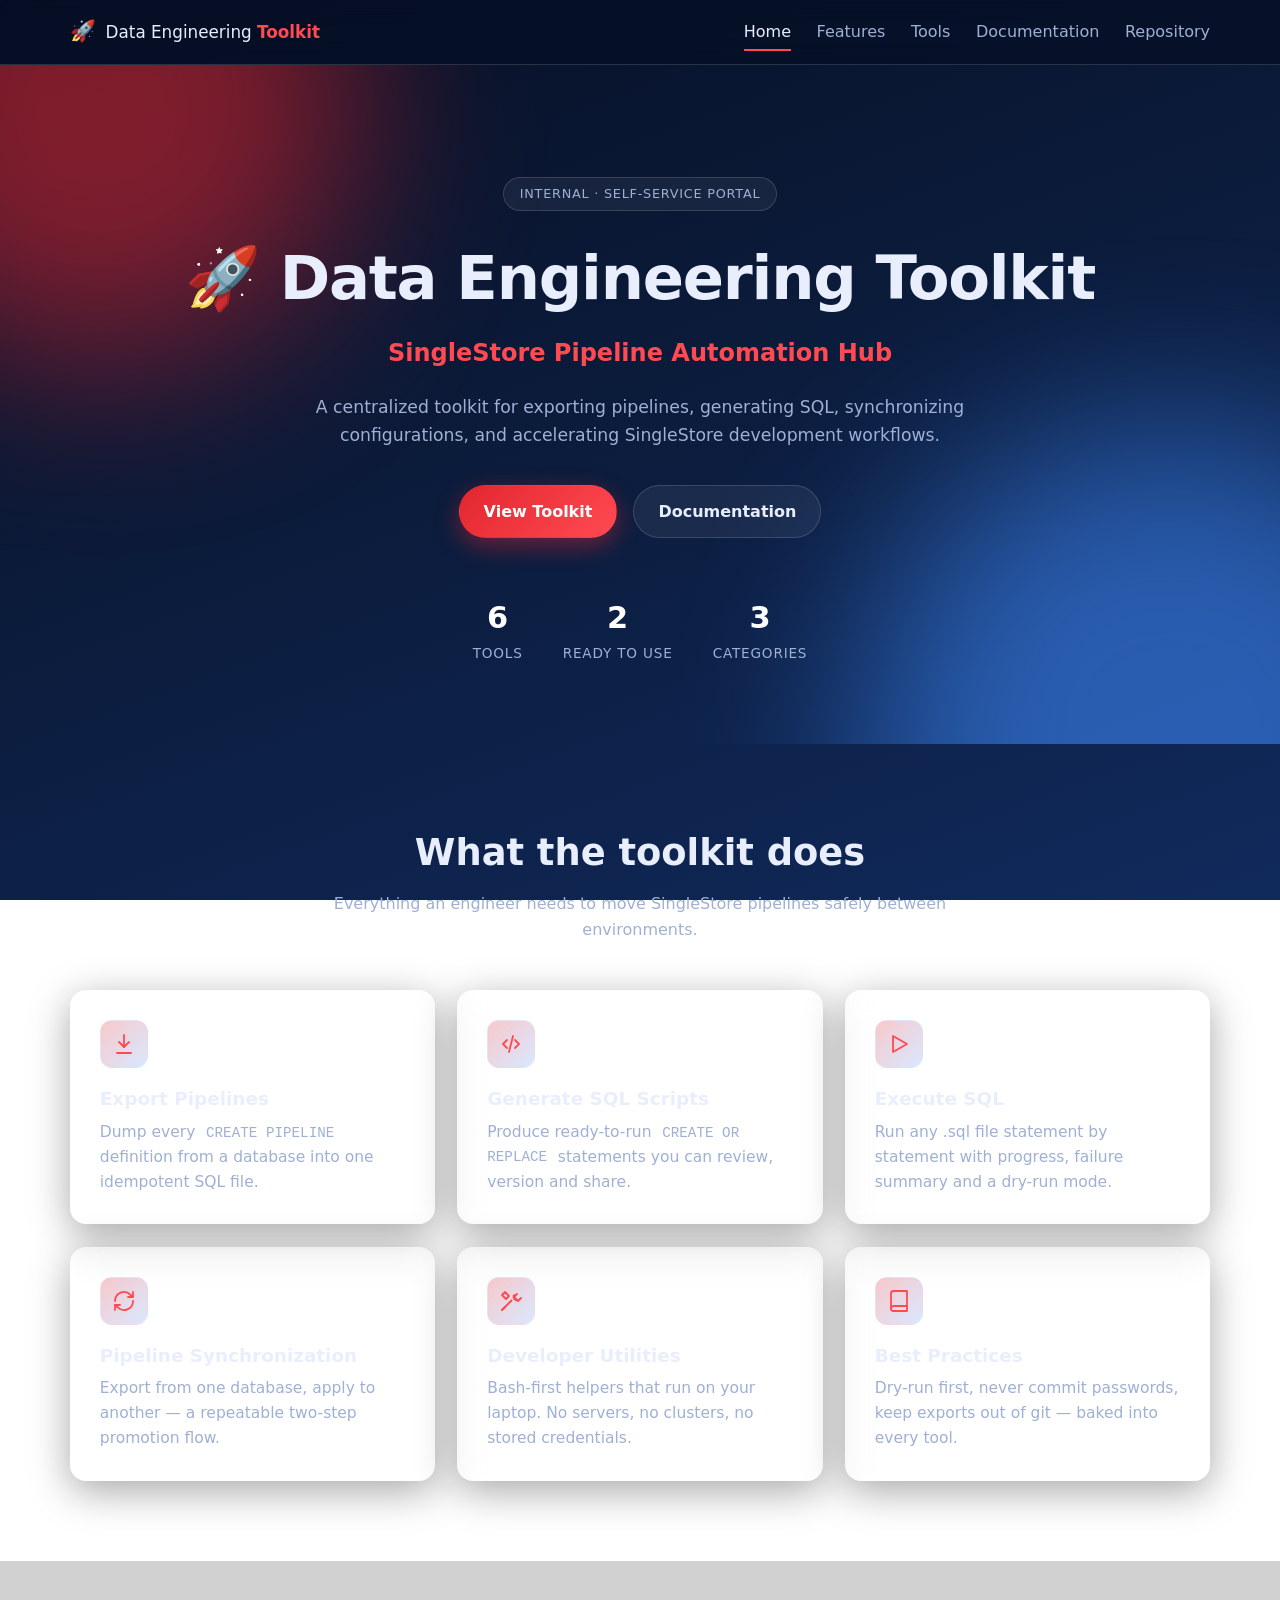
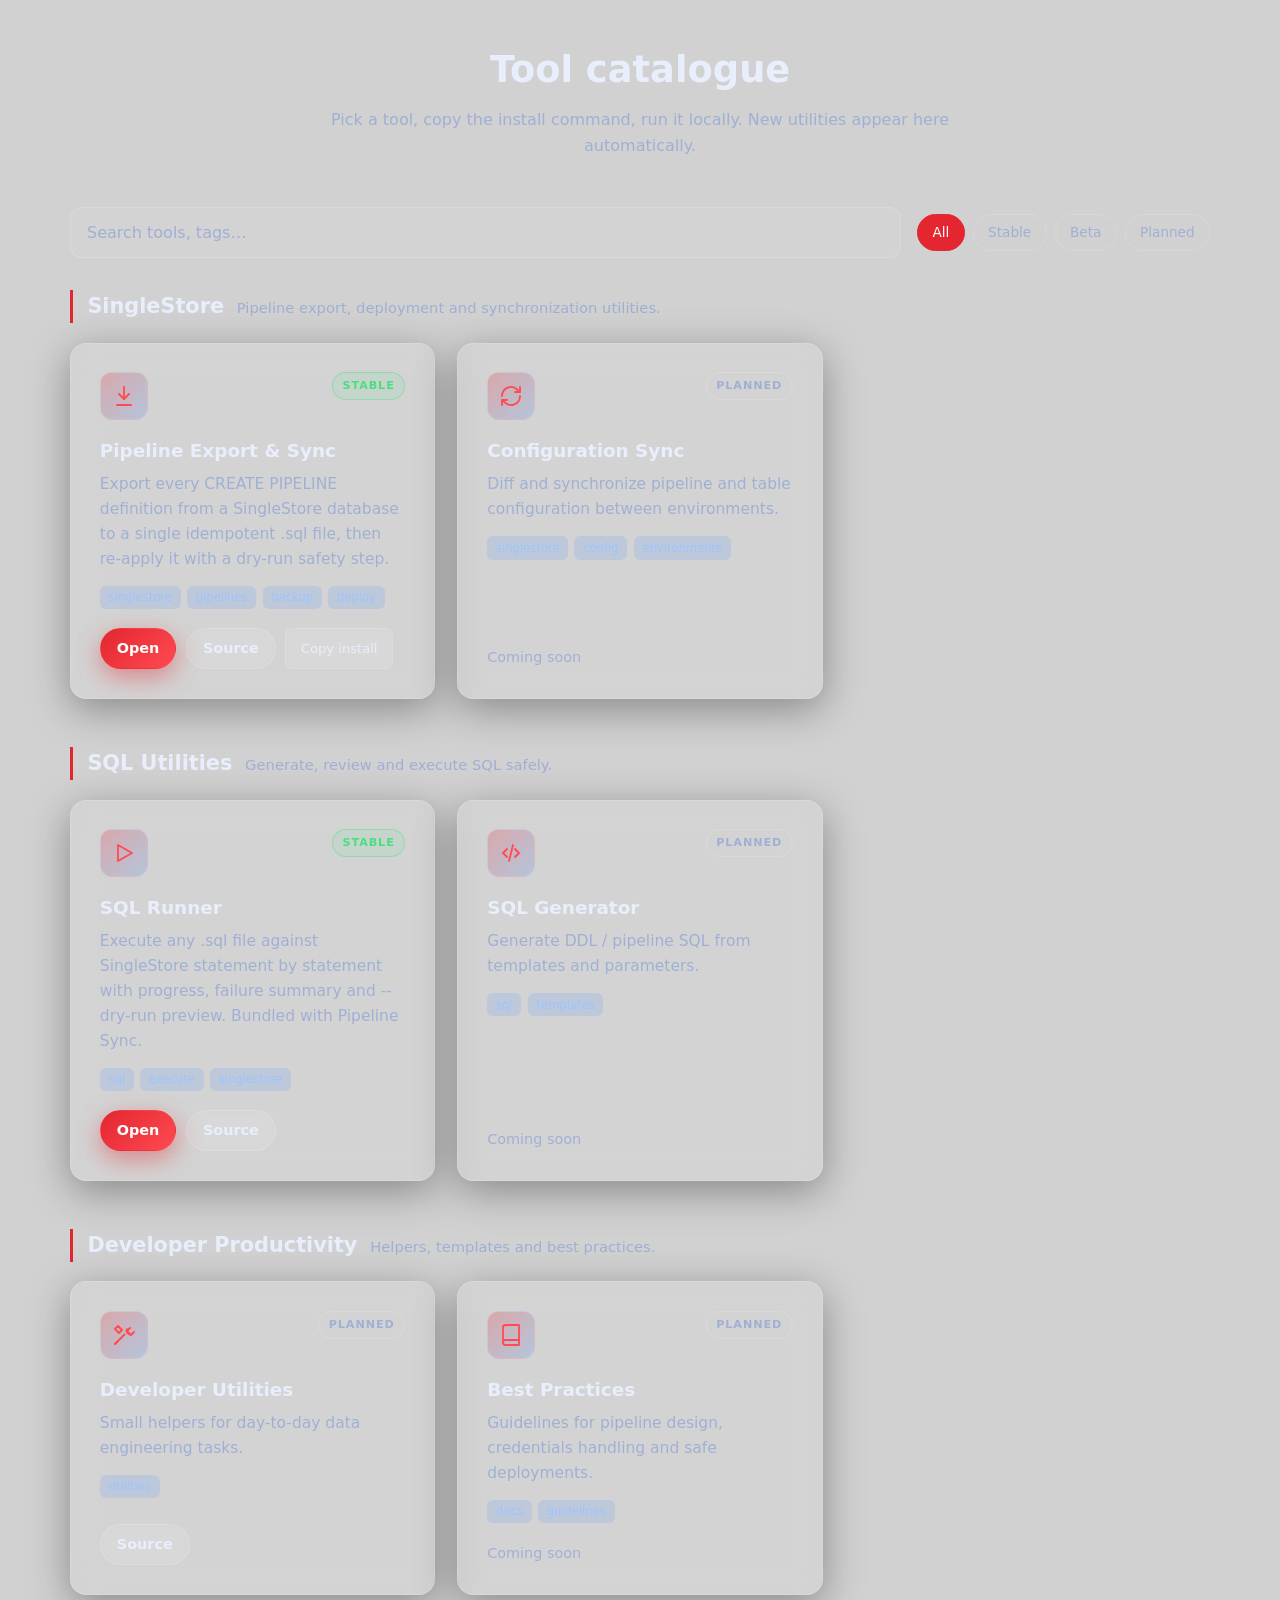
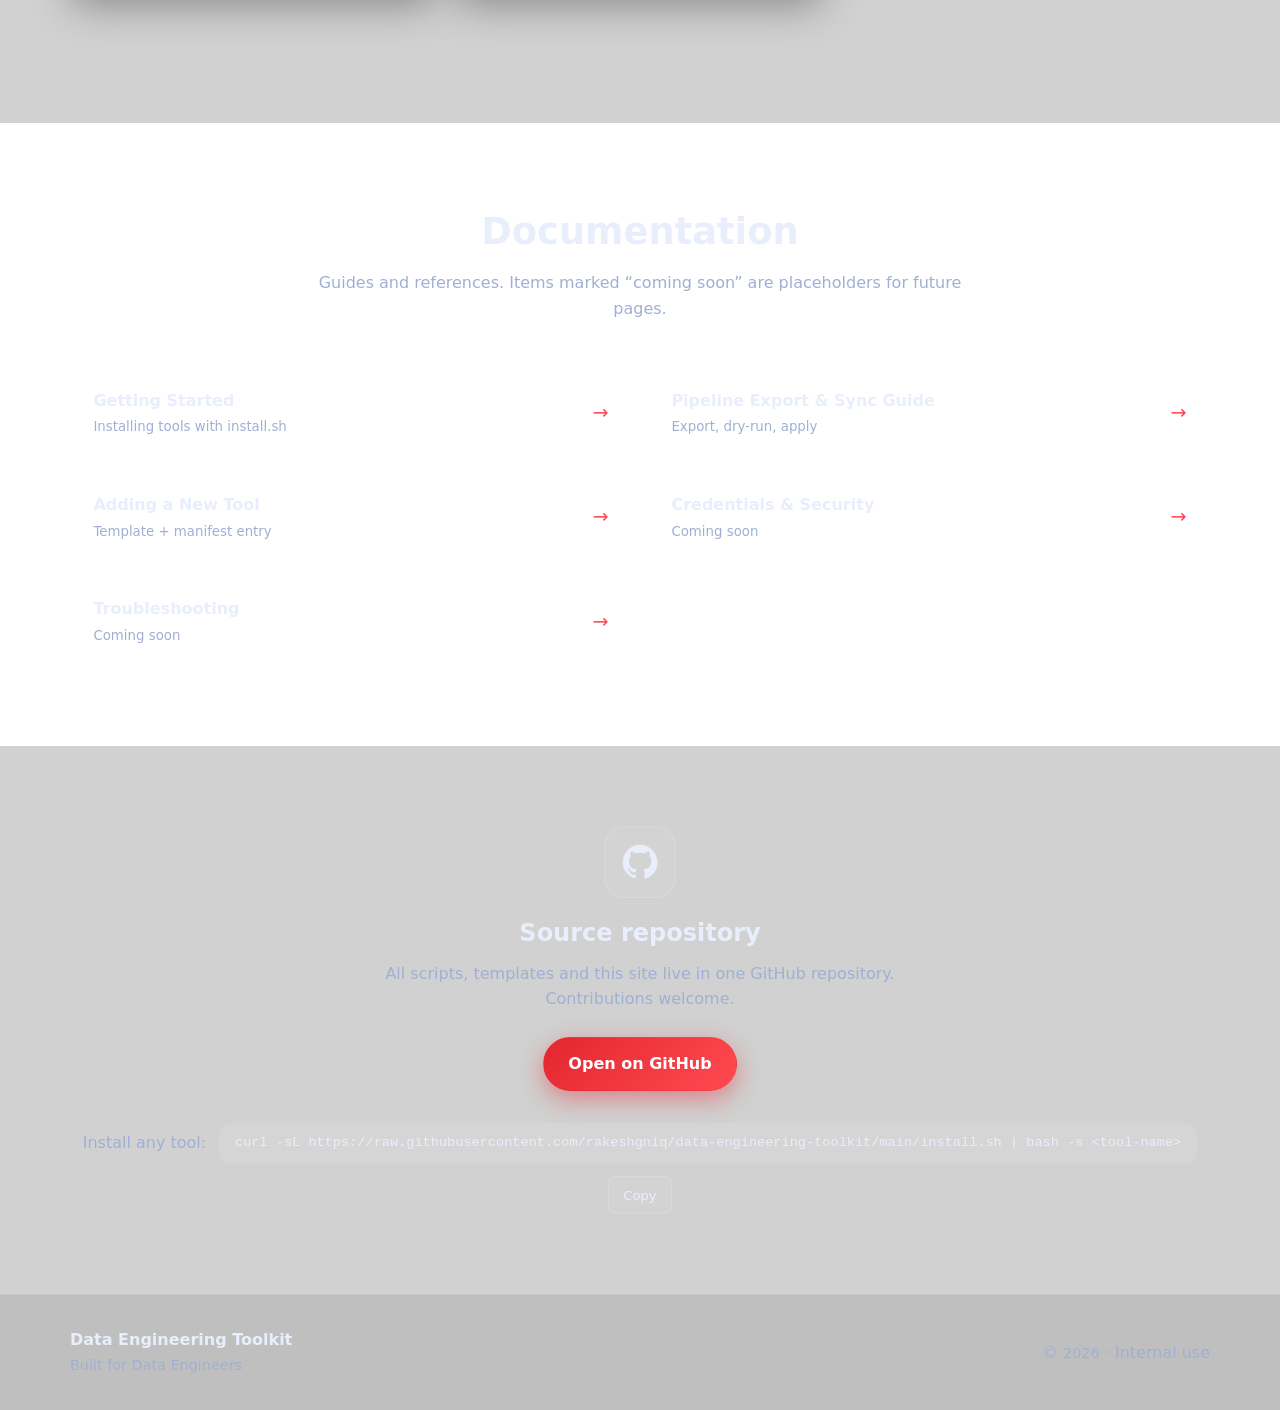
<file: docs/index.html>
<!DOCTYPE html>
<html lang="en">
<head>
  <meta charset="UTF-8">
  <meta name="viewport" content="width=device-width, initial-scale=1.0">
  <title>Data Engineering Toolkit · SingleStore Pipeline Automation Hub</title>
  <meta name="description" content="Internal self-service portal for Data Engineers: SingleStore pipeline export, SQL execution, configuration sync and developer utilities.">
  <link rel="icon" href="data:image/svg+xml,<svg xmlns='http://www.w3.org/2000/svg' viewBox='0 0 100 100'><text y='.9em' font-size='90'>🚀</text></svg>">
  <link rel="stylesheet" href="styles.css">
</head>
<body>

<!-- ============================================================
     NAVIGATION
     ============================================================ -->
<header class="nav" id="nav">
  <div class="container nav__inner">
    <a href="#home" class="nav__brand">
      <span class="nav__logo">🚀</span>
      <span>Data Engineering <strong>Toolkit</strong></span>
    </a>
    <button class="nav__toggle" id="navToggle" aria-label="Toggle navigation" aria-expanded="false">
      <span></span><span></span><span></span>
    </button>
    <nav class="nav__links" id="navLinks">
      <a href="#home">Home</a>
      <a href="#features">Features</a>
      <a href="#tools">Tools</a>
      <a href="#docs">Documentation</a>
      <a href="#repo">Repository</a>
    </nav>
  </div>
</header>

<!-- ============================================================
     HERO
     ============================================================ -->
<section class="hero" id="home">
  <div class="hero__glow hero__glow--1"></div>
  <div class="hero__glow hero__glow--2"></div>
  <div class="container hero__inner">
    <div class="hero__badge">Internal · Self-service portal</div>
    <h1 class="hero__title">🚀 Data Engineering Toolkit</h1>
    <p class="hero__subtitle">SingleStore Pipeline Automation Hub</p>
    <p class="hero__desc">
      A centralized toolkit for exporting pipelines, generating SQL, synchronizing configurations,
      and accelerating SingleStore development workflows.
    </p>
    <div class="hero__cta">
      <a href="#tools" class="btn btn--primary">View Toolkit</a>
      <a href="#docs" class="btn btn--ghost">Documentation</a>
    </div>
    <div class="hero__stats" id="heroStats">
      <div><strong data-stat="tools">–</strong><span>Tools</span></div>
      <div><strong data-stat="stable">–</strong><span>Ready to use</span></div>
      <div><strong data-stat="categories">–</strong><span>Categories</span></div>
    </div>
  </div>
</section>

<!-- ============================================================
     FEATURES (static capability overview)
     ============================================================ -->
<section class="section" id="features">
  <div class="container">
    <div class="section__head">
      <h2>What the toolkit does</h2>
      <p>Everything an engineer needs to move SingleStore pipelines safely between environments.</p>
    </div>
    <div class="grid grid--3">
      <article class="card reveal">
        <div class="card__icon" data-icon="export"></div>
        <h3>Export Pipelines</h3>
        <p>Dump every <code>CREATE PIPELINE</code> definition from a database into one idempotent SQL file.</p>
      </article>
      <article class="card reveal">
        <div class="card__icon" data-icon="code"></div>
        <h3>Generate SQL Scripts</h3>
        <p>Produce ready-to-run <code>CREATE OR REPLACE</code> statements you can review, version and share.</p>
      </article>
      <article class="card reveal">
        <div class="card__icon" data-icon="play"></div>
        <h3>Execute SQL</h3>
        <p>Run any .sql file statement by statement with progress, failure summary and a dry-run mode.</p>
      </article>
      <article class="card reveal">
        <div class="card__icon" data-icon="sync"></div>
        <h3>Pipeline Synchronization</h3>
        <p>Export from one database, apply to another — a repeatable two-step promotion flow.</p>
      </article>
      <article class="card reveal">
        <div class="card__icon" data-icon="tools"></div>
        <h3>Developer Utilities</h3>
        <p>Bash-first helpers that run on your laptop. No servers, no clusters, no stored credentials.</p>
      </article>
      <article class="card reveal">
        <div class="card__icon" data-icon="book"></div>
        <h3>Best Practices</h3>
        <p>Dry-run first, never commit passwords, keep exports out of git — baked into every tool.</p>
      </article>
    </div>
  </div>
</section>

<!-- ============================================================
     TOOLS — MASTER INDEX (rendered from tools.json)
     ============================================================ -->
<section class="section section--alt" id="tools">
  <div class="container">
    <div class="section__head">
      <h2>Tool catalogue</h2>
      <p>Pick a tool, copy the install command, run it locally. New utilities appear here automatically.</p>
    </div>

    <div class="toolbar">
      <input type="search" id="toolSearch" class="input" placeholder="Search tools, tags…" aria-label="Search tools">
      <div class="chips" id="statusChips">
        <button class="chip chip--active" data-status="all">All</button>
        <button class="chip" data-status="stable">Stable</button>
        <button class="chip" data-status="beta">Beta</button>
        <button class="chip" data-status="planned">Planned</button>
      </div>
    </div>

    <div id="toolIndex" class="tool-index">
      <p class="muted">Loading catalogue…</p>
    </div>
  </div>
</section>

<!-- ============================================================
     DOCUMENTATION
     ============================================================ -->
<section class="section" id="docs">
  <div class="container">
    <div class="section__head">
      <h2>Documentation</h2>
      <p>Guides and references. Items marked “coming soon” are placeholders for future pages.</p>
    </div>
    <ul class="doc-list" id="docList"></ul>
  </div>
</section>

<!-- ============================================================
     REPOSITORY
     ============================================================ -->
<section class="section section--alt" id="repo">
  <div class="container repo">
    <div class="repo__icon" data-icon="github"></div>
    <h2>Source repository</h2>
    <p>All scripts, templates and this site live in one GitHub repository. Contributions welcome.</p>
    <a id="repoLink" class="btn btn--primary" href="https://github.com/rakeshgniq/data-engineering-toolkit" target="_blank" rel="noopener">
      Open on GitHub
    </a>
    <div class="repo__install">
      <span class="muted">Install any tool:</span>
      <code id="installCmd">curl -sL https://raw.githubusercontent.com/rakeshgniq/data-engineering-toolkit/main/install.sh | bash -s &lt;tool-name&gt;</code>
      <button class="copy" data-copy="#installCmd" aria-label="Copy install command">Copy</button>
    </div>
  </div>
</section>

<!-- ============================================================
     FOOTER
     ============================================================ -->
<footer class="footer">
  <div class="container footer__inner">
    <div>
      <strong>Data Engineering Toolkit</strong>
      <span>Built for Data Engineers</span>
    </div>
    <div class="muted">© <span id="year"></span> · Internal use</div>
  </div>
</footer>

<script src="script.js"></script>
</body>
</html>
</file>
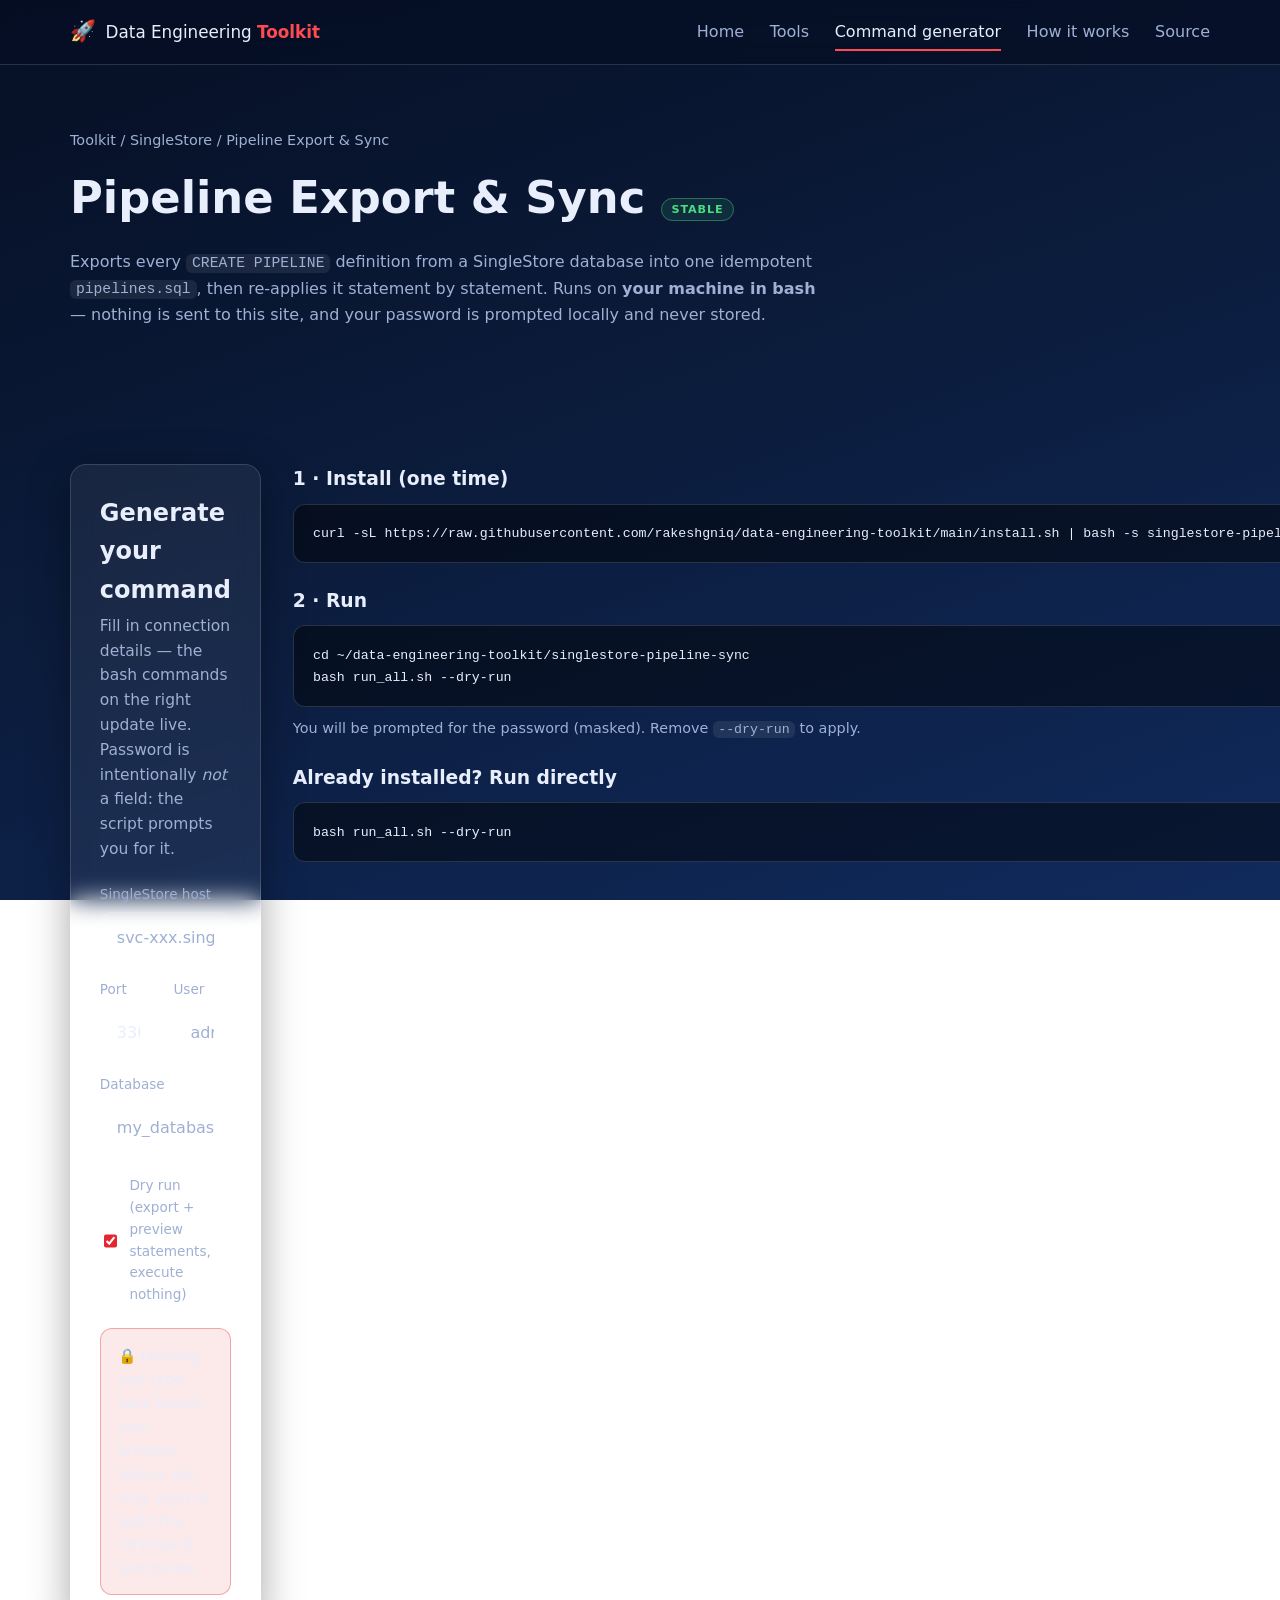
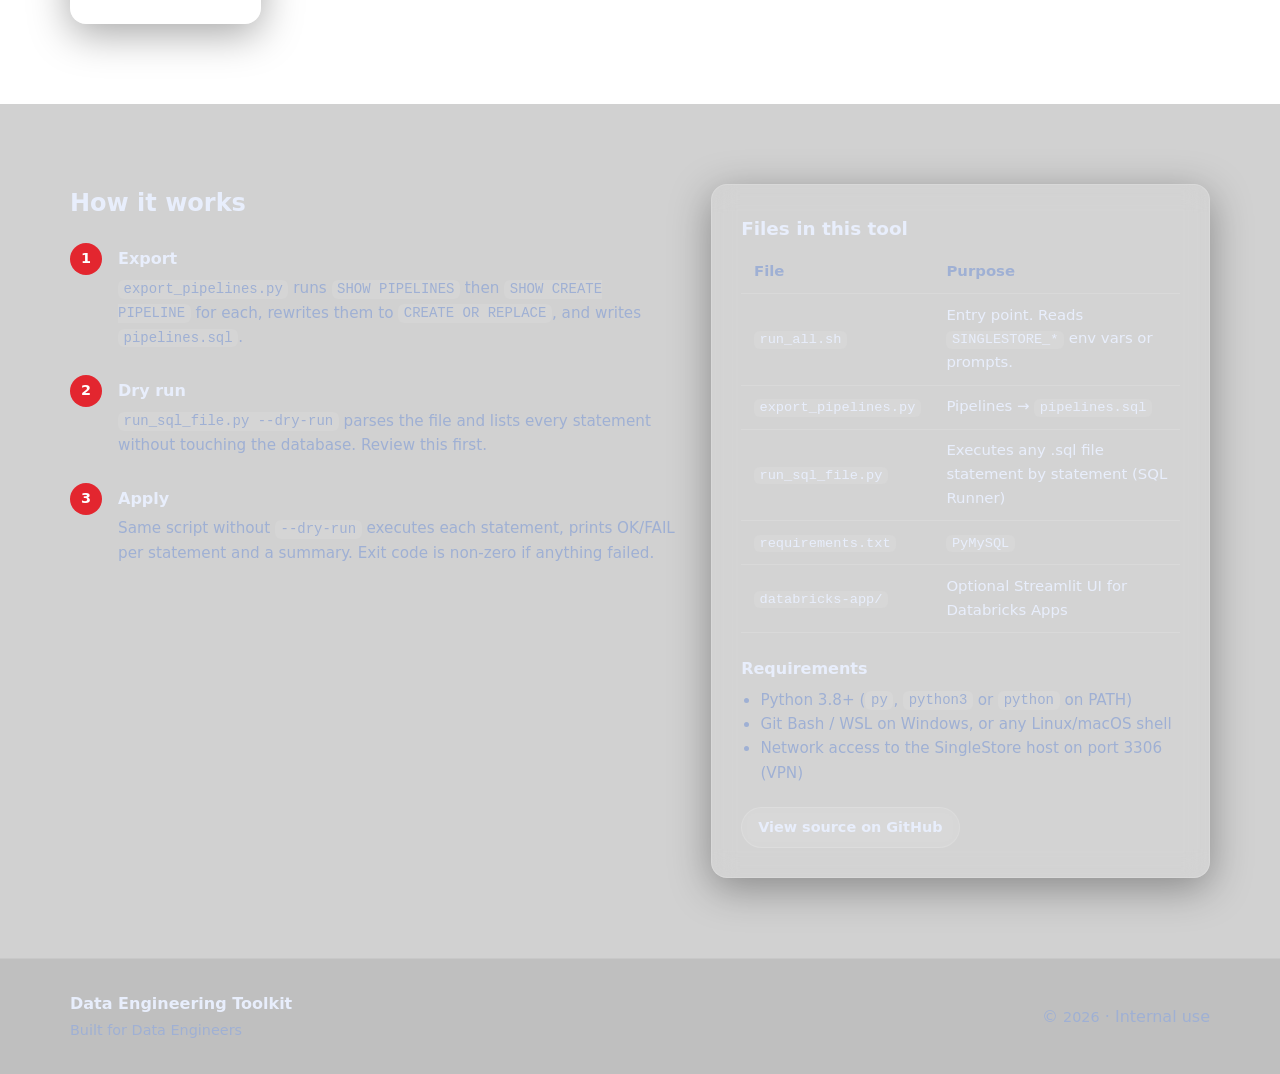
<file: docs/tools/singlestore-pipeline-sync.html>
<!DOCTYPE html>
<html lang="en">
<head>
  <meta charset="UTF-8">
  <meta name="viewport" content="width=device-width, initial-scale=1.0">
  <title>Pipeline Export &amp; Sync · Data Engineering Toolkit</title>
  <meta name="description" content="Export SingleStore pipeline definitions to SQL and re-apply them with a dry-run safety step. Runs locally in bash.">
  <link rel="icon" href="data:image/svg+xml,<svg xmlns='http://www.w3.org/2000/svg' viewBox='0 0 100 100'><text y='.9em' font-size='90'>🚀</text></svg>">
  <link rel="stylesheet" href="../styles.css">
</head>
<body>

<!-- ============================================================
     NAVIGATION (links back to master index)
     ============================================================ -->
<header class="nav">
  <div class="container nav__inner">
    <a href="../index.html" class="nav__brand">
      <span class="nav__logo">🚀</span>
      <span>Data Engineering <strong>Toolkit</strong></span>
    </a>
    <button class="nav__toggle" id="navToggle" aria-label="Toggle navigation" aria-expanded="false">
      <span></span><span></span><span></span>
    </button>
    <nav class="nav__links" id="navLinks">
      <a href="../index.html#home">Home</a>
      <a href="../index.html#tools">Tools</a>
      <a href="#generator">Command generator</a>
      <a href="#how">How it works</a>
      <a href="https://github.com/rakeshgniq/data-engineering-toolkit/tree/main/tools/singlestore-pipeline-sync" target="_blank" rel="noopener">Source</a>
    </nav>
  </div>
</header>

<!-- ============================================================
     PAGE HERO
     ============================================================ -->
<section class="page-hero">
  <div class="container">
    <div class="crumbs"><a href="../index.html">Toolkit</a> / <a href="../index.html#tools">SingleStore</a> / Pipeline Export &amp; Sync</div>
    <h1>Pipeline Export &amp; Sync <span class="badge badge--stable">stable</span></h1>
    <p class="muted" style="max-width:760px">
      Exports every <code>CREATE PIPELINE</code> definition from a SingleStore database into one idempotent
      <code>pipelines.sql</code>, then re-applies it statement by statement. Runs on <strong>your machine in bash</strong>
      — nothing is sent to this site, and your password is prompted locally and never stored.
    </p>
  </div>
</section>

<!-- ============================================================
     COMMAND GENERATOR + STEPS
     ============================================================ -->
<section class="section" id="generator">
  <div class="container two-col">

    <!-- Left: form -->
    <div class="card stack">
      <div>
        <h2 style="margin:0 0 .3rem">Generate your command</h2>
        <p class="muted" style="margin:0">Fill in connection details — the bash commands on the right update live. Password is intentionally <em>not</em> a field: the script prompts you for it.</p>
      </div>
      <div class="form-grid">
        <div class="field full">
          <label for="host">SingleStore host</label>
          <input class="input" id="host" placeholder="svc-xxx.singlestore.com" autocomplete="off">
        </div>
        <div class="field">
          <label for="port">Port</label>
          <input class="input" id="port" value="3306" autocomplete="off">
        </div>
        <div class="field">
          <label for="user">User</label>
          <input class="input" id="user" placeholder="admin" autocomplete="off">
        </div>
        <div class="field full">
          <label for="db">Database</label>
          <input class="input" id="db" placeholder="my_database" autocomplete="off">
        </div>
        <div class="field full check">
          <input type="checkbox" id="dry" checked>
          <label for="dry" style="margin:0">Dry run (export + preview statements, execute nothing)</label>
        </div>
      </div>
      <div class="note">
        🔒 Nothing you type here leaves your browser. Values are only used to build the command text below.
      </div>
    </div>

    <!-- Right: generated commands -->
    <div class="stack">
      <div>
        <h3 style="margin:0 0 .6rem">1 · Install (one time)</h3>
        <pre class="code"><code id="cmdInstall">curl -sL https://raw.githubusercontent.com/rakeshgniq/data-engineering-toolkit/main/install.sh | bash -s singlestore-pipeline-sync</code><button class="copy">Copy</button></pre>
      </div>
      <div>
        <h3 style="margin:0 0 .6rem">2 · Run</h3>
        <pre class="code"><code id="cmdRun">cd ~/data-engineering-toolkit/singlestore-pipeline-sync
bash run_all.sh --dry-run</code><button class="copy">Copy</button></pre>
        <p class="muted" style="font-size:.9rem;margin:.6rem 0 0">You will be prompted for the password (masked). Remove <code>--dry-run</code> to apply.</p>
      </div>
      <div>
        <h3 style="margin:0 0 .6rem">Already installed? Run directly</h3>
        <pre class="code"><code id="cmdQuick">bash run_all.sh --dry-run</code><button class="copy">Copy</button></pre>
      </div>
    </div>
  </div>
</section>

<!-- ============================================================
     HOW IT WORKS
     ============================================================ -->
<section class="section section--alt" id="how">
  <div class="container two-col">
    <div>
      <h2 style="margin-top:0">How it works</h2>
      <ol class="steps">
        <li>
          <h4>Export</h4>
          <p><code>export_pipelines.py</code> runs <code>SHOW PIPELINES</code> then <code>SHOW CREATE PIPELINE</code> for each, rewrites them to <code>CREATE OR REPLACE</code>, and writes <code>pipelines.sql</code>.</p>
        </li>
        <li>
          <h4>Dry run</h4>
          <p><code>run_sql_file.py --dry-run</code> parses the file and lists every statement without touching the database. Review this first.</p>
        </li>
        <li>
          <h4>Apply</h4>
          <p>Same script without <code>--dry-run</code> executes each statement, prints OK/FAIL per statement and a summary. Exit code is non-zero if anything failed.</p>
        </li>
      </ol>
    </div>
    <div class="card" id="sql-runner">
      <h3 style="margin-top:0">Files in this tool</h3>
      <table class="files">
        <thead><tr><th>File</th><th>Purpose</th></tr></thead>
        <tbody>
          <tr><td><code>run_all.sh</code></td><td>Entry point. Reads <code>SINGLESTORE_*</code> env vars or prompts.</td></tr>
          <tr><td><code>export_pipelines.py</code></td><td>Pipelines → <code>pipelines.sql</code></td></tr>
          <tr><td><code>run_sql_file.py</code></td><td>Executes any .sql file statement by statement (SQL Runner)</td></tr>
          <tr><td><code>requirements.txt</code></td><td><code>PyMySQL</code></td></tr>
          <tr><td><code>databricks-app/</code></td><td>Optional Streamlit UI for Databricks Apps</td></tr>
        </tbody>
      </table>
      <h4 style="margin:1.4rem 0 .4rem">Requirements</h4>
      <ul class="muted" style="margin:0;padding-left:1.2rem;font-size:.95rem">
        <li>Python 3.8+ (<code>py</code>, <code>python3</code> or <code>python</code> on PATH)</li>
        <li>Git Bash / WSL on Windows, or any Linux/macOS shell</li>
        <li>Network access to the SingleStore host on port 3306 (VPN)</li>
      </ul>
      <div style="margin-top:1.4rem">
        <a class="btn btn--ghost btn--sm" href="https://github.com/rakeshgniq/data-engineering-toolkit/tree/main/tools/singlestore-pipeline-sync" target="_blank" rel="noopener">View source on GitHub</a>
      </div>
    </div>
  </div>
</section>

<!-- ============================================================
     FOOTER
     ============================================================ -->
<footer class="footer">
  <div class="container footer__inner">
    <div><strong>Data Engineering Toolkit</strong><span>Built for Data Engineers</span></div>
    <div class="muted">© <span id="year"></span> · Internal use</div>
  </div>
</footer>

<script src="../script.js"></script>
<script>
  // Command generator: builds bash one-liners from the form. Password is never included.
  (function () {
    const $ = (id) => document.getElementById(id);
    const q = (v) => (/^[\w.@:-]+$/.test(v) ? v : `'${v.replace(/'/g, `'\\''`)}'`);  // quote only if needed

    function build() {
      const host = $("host").value.trim(), port = $("port").value.trim() || "3306",
            user = $("user").value.trim(), db = $("db").value.trim(), dry = $("dry").checked;
      const env = [];
      if (host) env.push(`SINGLESTORE_HOST=${q(host)}`);
      if (port !== "3306") env.push(`SINGLESTORE_PORT=${q(port)}`);
      if (user) env.push(`SINGLESTORE_USER=${q(user)}`);
      if (db)   env.push(`SINGLESTORE_DATABASE=${q(db)}`);
      const prefix = env.length ? env.join(" ") + " " : "";
      const flag = dry ? " --dry-run" : "";
      const run = `${prefix}bash run_all.sh${flag}`;
      $("cmdRun").textContent = `cd ~/data-engineering-toolkit/singlestore-pipeline-sync\n${run}`;
      $("cmdQuick").textContent = run;
    }
    ["host", "port", "user", "db", "dry"].forEach((id) => $(id).addEventListener("input", build));
    build();
  })();
</script>
</body>
</html>
</file>
<file: docs/styles.css>
/* ============================================================
   Data Engineering Toolkit — styles
   Theme: Azure / Databricks inspired. Dark navy gradient, red accent,
   glassmorphism cards. Pure CSS, no framework.
   ============================================================ */

/* ---------- Design tokens ---------- */
:root {
  --navy-900: #060f24;
  --navy-800: #0b1b3a;
  --navy-700: #102a5c;
  --navy-600: #173a7a;
  --red-500: #e3262f;
  --red-400: #ff4a52;
  --red-glow: rgba(227, 38, 47, 0.45);
  --blue-400: #3f8cff;
  --text: #e8eefc;
  --text-muted: #9fb0d4;
  --glass: rgba(255, 255, 255, 0.06);
  --glass-strong: rgba(255, 255, 255, 0.10);
  --glass-border: rgba(255, 255, 255, 0.14);
  --radius: 16px;
  --shadow: 0 10px 40px rgba(0, 0, 0, 0.35);
  --font: "Segoe UI", system-ui, -apple-system, Roboto, "Helvetica Neue", Arial, sans-serif;
  --mono: "Cascadia Code", "Fira Code", Consolas, "Courier New", monospace;
}

/* ---------- Reset / base ---------- */
*, *::before, *::after { box-sizing: border-box; }
html { scroll-behavior: smooth; scroll-padding-top: 80px; }
body {
  margin: 0;
  font-family: var(--font);
  color: var(--text);
  background: linear-gradient(160deg, var(--navy-900) 0%, var(--navy-800) 45%, var(--navy-700) 100%);
  background-attachment: fixed;
  line-height: 1.6;
  -webkit-font-smoothing: antialiased;
}
a { color: inherit; text-decoration: none; }
code { font-family: var(--mono); font-size: 0.92em; background: rgba(255,255,255,0.08); padding: 0.1em 0.4em; border-radius: 6px; }
.container { width: min(1140px, 92vw); margin: 0 auto; }
.muted { color: var(--text-muted); }

/* ---------- Buttons ---------- */
.btn {
  display: inline-flex; align-items: center; gap: 0.5rem;
  padding: 0.8rem 1.5rem; border-radius: 999px; font-weight: 600;
  border: 1px solid transparent; cursor: pointer; transition: transform .2s, box-shadow .2s, background .2s;
}
.btn--primary { background: linear-gradient(135deg, var(--red-500), var(--red-400)); color: #fff; box-shadow: 0 8px 24px var(--red-glow); }
.btn--primary:hover { transform: translateY(-2px); box-shadow: 0 14px 34px var(--red-glow); }
.btn--ghost { background: var(--glass); border-color: var(--glass-border); color: var(--text); backdrop-filter: blur(8px); }
.btn--ghost:hover { background: var(--glass-strong); transform: translateY(-2px); }
.btn--sm { padding: 0.5rem 1rem; font-size: 0.9rem; }

/* ---------- Navigation ---------- */
.nav {
  position: sticky; top: 0; z-index: 100;
  background: rgba(6, 15, 36, 0.65); backdrop-filter: blur(14px);
  border-bottom: 1px solid var(--glass-border);
}
.nav__inner { display: flex; align-items: center; justify-content: space-between; height: 64px; }
.nav__brand { display: flex; align-items: center; gap: .6rem; font-size: 1.05rem; }
.nav__brand strong { color: var(--red-400); }
.nav__logo { font-size: 1.3rem; }
.nav__links { display: flex; gap: 1.6rem; }
.nav__links a { position: relative; font-weight: 500; color: var(--text-muted); transition: color .2s; }
.nav__links a::after { content: ""; position: absolute; left: 0; bottom: -6px; width: 0; height: 2px; background: var(--red-400); transition: width .25s; }
.nav__links a:hover, .nav__links a.active { color: var(--text); }
.nav__links a:hover::after, .nav__links a.active::after { width: 100%; }
.nav__toggle { display: none; background: none; border: 0; cursor: pointer; flex-direction: column; gap: 5px; padding: 6px; }
.nav__toggle span { width: 24px; height: 2px; background: var(--text); transition: transform .25s, opacity .25s; }
.nav__toggle[aria-expanded="true"] span:nth-child(1) { transform: translateY(7px) rotate(45deg); }
.nav__toggle[aria-expanded="true"] span:nth-child(2) { opacity: 0; }
.nav__toggle[aria-expanded="true"] span:nth-child(3) { transform: translateY(-7px) rotate(-45deg); }

/* ---------- Hero ---------- */
.hero { position: relative; overflow: hidden; padding: 7rem 0 5rem; text-align: center; }
.hero__glow { position: absolute; border-radius: 50%; filter: blur(90px); opacity: .55; pointer-events: none; animation: float 12s ease-in-out infinite; }
.hero__glow--1 { width: 520px; height: 520px; background: var(--red-500); top: -220px; left: -160px; }
.hero__glow--2 { width: 620px; height: 620px; background: var(--blue-400); bottom: -300px; right: -200px; animation-delay: -6s; }
@keyframes float { 0%,100% { transform: translateY(0) } 50% { transform: translateY(30px) } }
.hero__inner { position: relative; }
.hero__badge { display: inline-block; padding: .35rem 1rem; border-radius: 999px; background: var(--glass); border: 1px solid var(--glass-border); font-size: .8rem; letter-spacing: .06em; text-transform: uppercase; color: var(--text-muted); animation: fadeUp .7s ease both; }
.hero__title { font-size: clamp(2.3rem, 5vw, 3.8rem); margin: 1.2rem 0 .4rem; letter-spacing: -0.02em; animation: fadeUp .7s .1s ease both; }
.hero__subtitle { font-size: clamp(1.1rem, 2.2vw, 1.5rem); color: var(--red-400); font-weight: 600; margin: 0; animation: fadeUp .7s .2s ease both; }
.hero__desc { max-width: 720px; margin: 1.4rem auto 2.2rem; color: var(--text-muted); font-size: 1.08rem; animation: fadeUp .7s .3s ease both; }
.hero__cta { display: flex; gap: 1rem; justify-content: center; flex-wrap: wrap; animation: fadeUp .7s .4s ease both; }
.hero__stats { display: flex; gap: 2.5rem; justify-content: center; margin-top: 3.5rem; animation: fadeUp .7s .5s ease both; }
.hero__stats div { display: flex; flex-direction: column; align-items: center; }
.hero__stats strong { font-size: 1.9rem; color: #fff; }
.hero__stats span { font-size: .85rem; color: var(--text-muted); text-transform: uppercase; letter-spacing: .06em; }
@keyframes fadeUp { from { opacity: 0; transform: translateY(18px) } to { opacity: 1; transform: none } }

/* ---------- Sections ---------- */
.section { padding: 5rem 0; }
.section--alt { background: rgba(0, 0, 0, 0.18); }
.section__head { text-align: center; max-width: 680px; margin: 0 auto 3rem; }
.section__head h2 { font-size: clamp(1.7rem, 3vw, 2.3rem); margin: 0 0 .5rem; }
.section__head p { color: var(--text-muted); margin: 0; }

/* ---------- Grid & cards (glassmorphism) ---------- */
.grid { display: grid; gap: 1.4rem; }
.grid--3 { grid-template-columns: repeat(3, 1fr); }
.card {
  position: relative; padding: 1.8rem; border-radius: var(--radius);
  background: var(--glass); border: 1px solid var(--glass-border);
  backdrop-filter: blur(12px); box-shadow: var(--shadow);
  transition: transform .25s, border-color .25s, background .25s;
}
.card::before { content: ""; position: absolute; inset: 0; border-radius: inherit; padding: 1px;
  background: linear-gradient(135deg, rgba(255,74,82,.5), transparent 40%, transparent 60%, rgba(63,140,255,.4));
  -webkit-mask: linear-gradient(#000 0 0) content-box, linear-gradient(#000 0 0); -webkit-mask-composite: xor; mask-composite: exclude;
  opacity: 0; transition: opacity .25s; pointer-events: none; }
.card:hover { transform: translateY(-6px); background: var(--glass-strong); border-color: transparent; }
.card:hover::before { opacity: 1; }
.card h3 { margin: 1rem 0 .4rem; font-size: 1.15rem; }
.card p { margin: 0; color: var(--text-muted); font-size: .97rem; }
.card__icon { width: 48px; height: 48px; display: grid; place-items: center; border-radius: 12px;
  background: linear-gradient(135deg, rgba(227,38,47,.25), rgba(63,140,255,.2)); border: 1px solid var(--glass-border); }
.card__icon svg { width: 24px; height: 24px; stroke: var(--red-400); fill: none; stroke-width: 1.8; stroke-linecap: round; stroke-linejoin: round; }

/* ---------- Tool index (master catalogue) ---------- */
.toolbar { display: flex; gap: 1rem; align-items: center; justify-content: space-between; flex-wrap: wrap; margin-bottom: 2rem; }
.input { flex: 1 1 280px; padding: .75rem 1rem; border-radius: 12px; border: 1px solid var(--glass-border); background: var(--glass); color: var(--text); font: inherit; outline: none; transition: border-color .2s; }
.input:focus { border-color: var(--red-400); }
.input::placeholder { color: var(--text-muted); }
.chips { display: flex; gap: .5rem; flex-wrap: wrap; }
.chip { padding: .4rem .9rem; border-radius: 999px; border: 1px solid var(--glass-border); background: transparent; color: var(--text-muted); cursor: pointer; font: inherit; font-size: .85rem; transition: all .2s; }
.chip:hover { color: var(--text); background: var(--glass); }
.chip--active { background: var(--red-500); border-color: var(--red-500); color: #fff; }

.tool-category { margin-bottom: 3rem; }
.tool-category__head { display: flex; align-items: baseline; gap: .8rem; margin-bottom: 1.2rem; border-left: 3px solid var(--red-500); padding-left: .9rem; }
.tool-category__head h3 { margin: 0; font-size: 1.3rem; }
.tool-category__head span { color: var(--text-muted); font-size: .92rem; }

.tool { display: flex; flex-direction: column; }
.tool__top { display: flex; align-items: flex-start; justify-content: space-between; gap: 1rem; }
.badge { font-size: .7rem; font-weight: 700; letter-spacing: .08em; text-transform: uppercase; padding: .25rem .6rem; border-radius: 999px; border: 1px solid; white-space: nowrap; }
.badge--stable  { color: #4ade80; border-color: rgba(74,222,128,.4); background: rgba(74,222,128,.1); }
.badge--beta    { color: #fbbf24; border-color: rgba(251,191,36,.4);  background: rgba(251,191,36,.1); }
.badge--planned { color: var(--text-muted); border-color: var(--glass-border); background: transparent; }
.tool__tags { display: flex; gap: .4rem; flex-wrap: wrap; margin: .9rem 0 1.2rem; }
.tool__tags span { font-size: .72rem; padding: .15rem .55rem; border-radius: 6px; background: rgba(63,140,255,.15); color: #9cc4ff; }
.tool__actions { margin-top: auto; display: flex; gap: .6rem; flex-wrap: wrap; }
.tool--planned { opacity: .7; }
.tool--planned:hover { transform: none; }
.empty { text-align: center; padding: 3rem; color: var(--text-muted); }

/* ---------- Documentation list ---------- */
.doc-list { list-style: none; padding: 0; margin: 0; display: grid; grid-template-columns: repeat(2, 1fr); gap: 1rem; }
.doc-list li a { display: flex; justify-content: space-between; align-items: center; gap: 1rem; padding: 1.1rem 1.4rem; border-radius: 12px;
  background: var(--glass); border: 1px solid var(--glass-border); transition: transform .2s, background .2s; }
.doc-list li a:hover { transform: translateX(4px); background: var(--glass-strong); }
.doc-list strong { display: block; }
.doc-list small { color: var(--text-muted); }
.doc-list .arrow { color: var(--red-400); font-size: 1.2rem; }

/* ---------- Repository ---------- */
.repo { text-align: center; }
.repo__icon { width: 72px; height: 72px; margin: 0 auto 1rem; display: grid; place-items: center; border-radius: 20px; background: var(--glass); border: 1px solid var(--glass-border); }
.repo__icon svg { width: 36px; height: 36px; fill: var(--text); }
.repo h2 { margin: .2rem 0 .5rem; }
.repo p { color: var(--text-muted); margin: 0 auto 1.6rem; max-width: 560px; }
.repo__install { margin-top: 2rem; display: flex; align-items: center; justify-content: center; gap: .8rem; flex-wrap: wrap; }
.repo__install code { padding: .6rem 1rem; border-radius: 10px; font-size: .85rem; }

/* ---------- Copy button & code blocks ---------- */
.copy { padding: .45rem .9rem; border-radius: 8px; border: 1px solid var(--glass-border); background: var(--glass); color: var(--text); cursor: pointer; font: inherit; font-size: .82rem; transition: all .2s; }
.copy:hover { background: var(--glass-strong); }
.copy.copied { background: #16a34a; border-color: #16a34a; color: #fff; }
pre.code { position: relative; margin: 0; padding: 1.1rem 1.2rem; border-radius: 12px; background: rgba(0,0,0,.45); border: 1px solid var(--glass-border); overflow-x: auto; font-family: var(--mono); font-size: .9rem; line-height: 1.55; }
pre.code code { background: none; padding: 0; }
pre.code .copy { position: absolute; top: .6rem; right: .6rem; }

/* ---------- Footer ---------- */
.footer { border-top: 1px solid var(--glass-border); padding: 2rem 0; background: rgba(0,0,0,.25); }
.footer__inner { display: flex; justify-content: space-between; align-items: center; flex-wrap: wrap; gap: 1rem; }
.footer strong { display: block; }
.footer span { color: var(--text-muted); font-size: .9rem; }

/* ---------- Reveal on scroll ---------- */
.reveal { opacity: 0; transform: translateY(22px); transition: opacity .6s ease, transform .6s ease; }
.reveal.in { opacity: 1; transform: none; }

/* ---------- Tool page specifics ---------- */
.page-hero { padding: 4rem 0 2.5rem; }
.page-hero h1 { font-size: clamp(1.9rem, 4vw, 2.8rem); margin: .6rem 0 .4rem; }
.crumbs { font-size: .9rem; color: var(--text-muted); }
.crumbs a:hover { color: var(--text); }
.two-col { display: grid; grid-template-columns: 1.1fr .9fr; gap: 2rem; align-items: start; }
.form-grid { display: grid; grid-template-columns: 1fr 1fr; gap: 1rem; }
.form-grid .full { grid-column: 1 / -1; }
.field label { display: block; font-size: .85rem; color: var(--text-muted); margin-bottom: .35rem; }
.field .input { width: 100%; flex: none; }
.check { display: flex; align-items: center; gap: .6rem; margin-top: .4rem; }
.check input { width: 18px; height: 18px; accent-color: var(--red-500); }
.note { padding: .9rem 1.1rem; border-radius: 12px; background: rgba(227,38,47,.1); border: 1px solid rgba(227,38,47,.35); font-size: .92rem; }
.steps { counter-reset: s; list-style: none; padding: 0; margin: 0; display: grid; gap: 1rem; }
.steps li { position: relative; padding-left: 3rem; }
.steps li::before { counter-increment: s; content: counter(s); position: absolute; left: 0; top: 0; width: 32px; height: 32px; border-radius: 50%; display: grid; place-items: center; background: var(--red-500); color: #fff; font-weight: 700; font-size: .9rem; }
.steps h4 { margin: .2rem 0 .3rem; }
.steps p { margin: 0 0 .6rem; color: var(--text-muted); font-size: .95rem; }
.stack { display: grid; gap: 1.4rem; }
table.files { width: 100%; border-collapse: collapse; font-size: .93rem; }
table.files th, table.files td { text-align: left; padding: .6rem .8rem; border-bottom: 1px solid var(--glass-border); }
table.files th { color: var(--text-muted); font-weight: 600; }

/* ---------- Responsive ---------- */
@media (max-width: 960px) {
  .grid--3 { grid-template-columns: repeat(2, 1fr); }
  .two-col { grid-template-columns: 1fr; }
}
@media (max-width: 680px) {
  .grid--3, .doc-list, .form-grid { grid-template-columns: 1fr; }
  .nav__toggle { display: flex; }
  .nav__links { position: absolute; top: 64px; left: 0; right: 0; flex-direction: column; gap: 0; background: rgba(6,15,36,.95); border-bottom: 1px solid var(--glass-border); max-height: 0; overflow: hidden; transition: max-height .3s; }
  .nav__links.open { max-height: 320px; }
  .nav__links a { padding: .9rem 4vw; border-top: 1px solid var(--glass-border); }
  .nav__links a::after { display: none; }
  .hero { padding: 4.5rem 0 3.5rem; }
  .hero__stats { gap: 1.4rem; }
  .section { padding: 3.5rem 0; }
}
</file>
